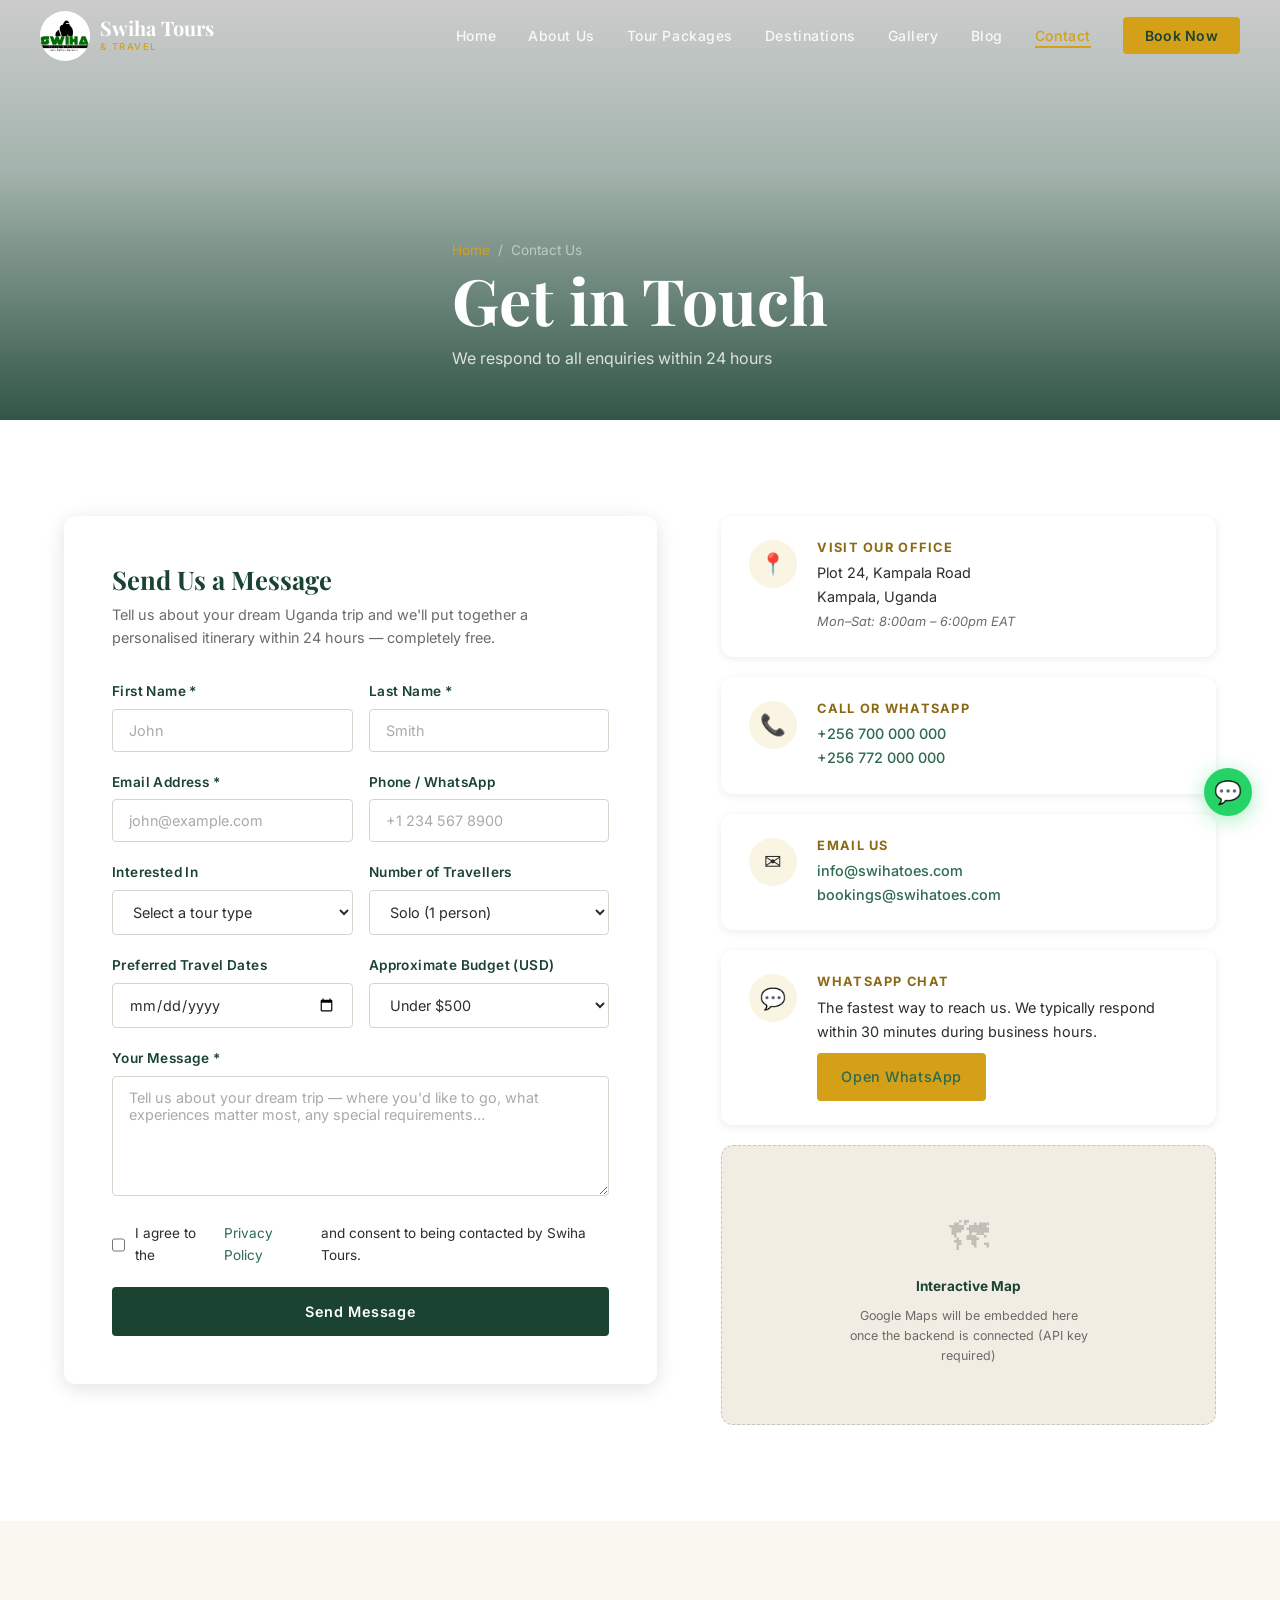
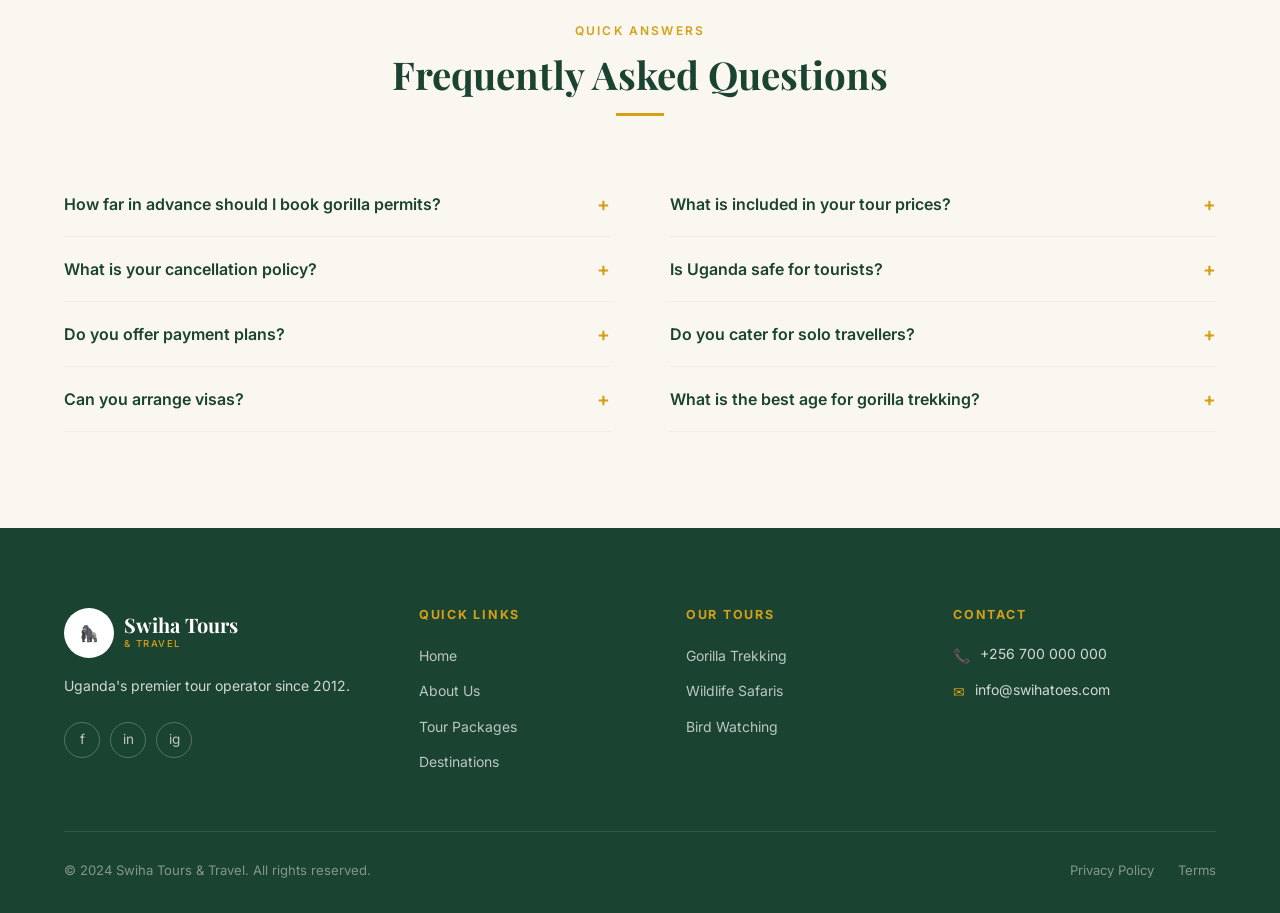
<file: contact.html>
<!DOCTYPE html>
<html lang="en">
<head>
  <meta charset="UTF-8" /><meta name="viewport" content="width=device-width, initial-scale=1.0" />
  <title>Contact Us — Swiha Tours & Travel</title>
  <link rel="stylesheet" href="../static/style.css" />
  <style>
    .contact-layout { display: grid; grid-template-columns: 1.2fr 1fr; gap: 64px; align-items: start; }
    .contact-form-card { background: var(--white); border-radius: var(--radius-lg); padding: 48px; box-shadow: var(--shadow-md); }
    .contact-form-card h3 { font-size: 1.6rem; color: var(--green-dark); margin-bottom: 8px; }
    .contact-form-card > p { color: var(--text-muted); margin-bottom: 32px; font-size: 0.9rem; }
    .form-row { display: grid; grid-template-columns: 1fr 1fr; gap: 16px; }
    .contact-info-cards { display: flex; flex-direction: column; gap: 20px; }
    .info-card { background: var(--white); border-radius: var(--radius-lg); padding: 24px 28px; box-shadow: var(--shadow-sm); display: flex; gap: 20px; align-items: flex-start; }
    .info-icon { width: 48px; height: 48px; border-radius: 50%; background: rgba(212,160,23,0.12); display: flex; align-items: center; justify-content: center; font-size: 1.3rem; flex-shrink: 0; }
    .info-card h4 { font-family: 'Inter', sans-serif; font-size: 0.8rem; font-weight: 700; letter-spacing: 0.1em; text-transform: uppercase; color: var(--gold-dark); margin-bottom: 6px; }
    .info-card p, .info-card a { font-size: 0.9rem; color: var(--charcoal); line-height: 1.65; }
    .info-card a { color: var(--green-mid); font-weight: 500; }

    .map-embed { border-radius: var(--radius-lg); overflow: hidden; height: 280px; background: var(--cream); display: flex; align-items: center; justify-content: center; color: var(--text-muted); font-size: 0.85rem; margin-top: 20px; border: 1px dashed #C8C4BC; flex-direction: column; gap: 8px; }

    .faq-section { background: var(--ivory); }
    .faq-grid { display: grid; grid-template-columns: 1fr 1fr; gap: 0 60px; }

    @media (max-width: 1024px) {
      .contact-layout { grid-template-columns: 1fr; }
      .faq-grid { grid-template-columns: 1fr; }
    }
    @media (max-width: 768px) {
      .form-row { grid-template-columns: 1fr; }
      .contact-form-card { padding: 28px; }
    }
  </style>
</head>
<body>

<nav class="navbar">
  <div class="navbar-inner">
    <a href="../index.html" class="logo"><div class="logo-icon"><img src = "static/images/logo.jpg"></div><div><div class="logo-text">Swiha Tours</div><div class="logo-sub">& Travel</div></div></a>
    <ul class="nav-links">
      <li><a href="../index.html">Home</a></li><li><a href="about.html">About Us</a></li>
      <li><a href="packages.html">Tour Packages</a></li><li><a href="destinations.html">Destinations</a></li>
      <li><a href="gallery.html">Gallery</a></li><li><a href="blog.html">Blog</a></li>
      <li><a href="contact.html" class="active">Contact</a></li><li><a href="booking.html" class="nav-cta">Book Now</a></li>
    </ul>
    <div class="hamburger"><span></span><span></span><span></span></div>
  </div>
</nav>
<div class="mobile-nav"><button class="close-btn">✕</button>
  <a href="../index.html">Home</a><a href="about.html">About Us</a><a href="packages.html">Tour Packages</a>
  <a href="destinations.html">Destinations</a><a href="gallery.html">Gallery</a>
  <a href="blog.html">Blog</a><a href="contact.html">Contact</a><a href="booking.html">Book Now</a>
</div>

<div class="page-hero">
  <div class="page-hero-bg" style="background-image:url('https://images.unsplash.com/photo-1562159948-7e776f7a5e5c?w=1400&q=80');"></div>
  <div class="container">
    <div class="page-hero-content">
      <div class="breadcrumb"><a href="../index.html">Home</a><span>/</span><span>Contact Us</span></div>
      <h1>Get in Touch</h1>
      <p style="color:rgba(255,255,255,0.8);margin-top:8px;">We respond to all enquiries within 24 hours</p>
    </div>
  </div>
</div>

<section class="section">
  <div class="container">
    <div class="contact-layout">
      <!-- Contact Form -->
      <div class="contact-form-card reveal">
        <h3>Send Us a Message</h3>
        <p>Tell us about your dream Uganda trip and we'll put together a personalised itinerary within 24 hours — completely free.</p>
        <form class="ajax-form" id="contactForm">
          <div class="form-row">
            <div class="form-group">
              <label class="form-label">First Name *</label>
              <input type="text" class="form-control" name="first_name" placeholder="John" required />
            </div>
            <div class="form-group">
              <label class="form-label">Last Name *</label>
              <input type="text" class="form-control" name="last_name" placeholder="Smith" required />
            </div>
          </div>
          <div class="form-row">
            <div class="form-group">
              <label class="form-label">Email Address *</label>
              <input type="email" class="form-control" name="email" placeholder="john@example.com" required />
            </div>
            <div class="form-group">
              <label class="form-label">Phone / WhatsApp</label>
              <input type="tel" class="form-control" name="phone" placeholder="+1 234 567 8900" />
            </div>
          </div>
          <div class="form-row">
            <div class="form-group">
              <label class="form-label">Interested In</label>
              <select class="form-control" name="interest">
                <option value="">Select a tour type</option>
                <option>Gorilla Trekking</option>
                <option>Wildlife Safari</option>
                <option>Chimpanzee Tracking</option>
                <option>Bird Watching</option>
                <option>Cultural Tour</option>
                <option>Adventure / Jinja</option>
                <option>Honeymoon Package</option>
                <option>Custom Itinerary</option>
              </select>
            </div>
            <div class="form-group">
              <label class="form-label">Number of Travellers</label>
              <select class="form-control" name="guests">
                <option>Solo (1 person)</option>
                <option>Couple (2 people)</option>
                <option>Small Group (3–5)</option>
                <option>Group (6–10)</option>
                <option>Large Group (10+)</option>
              </select>
            </div>
          </div>
          <div class="form-row">
            <div class="form-group">
              <label class="form-label">Preferred Travel Dates</label>
              <input type="date" class="form-control" name="travel_date" />
            </div>
            <div class="form-group">
              <label class="form-label">Approximate Budget (USD)</label>
              <select class="form-control" name="budget">
                <option>Under $500</option>
                <option>$500 – $1,000</option>
                <option>$1,000 – $2,500</option>
                <option>$2,500 – $5,000</option>
                <option>$5,000+</option>
                <option>Not sure yet</option>
              </select>
            </div>
          </div>
          <div class="form-group">
            <label class="form-label">Your Message *</label>
            <textarea class="form-control" name="message" rows="5" placeholder="Tell us about your dream trip — where you'd like to go, what experiences matter most, any special requirements…" required></textarea>
          </div>
          <div class="form-group">
            <label class="check-item" style="display:flex;gap:10px;font-size:0.85rem;">
              <input type="checkbox" required /> I agree to the <a href="#" style="color:var(--green-mid);">Privacy Policy</a> and consent to being contacted by Swiha Tours.
            </label>
          </div>
          <button type="submit" class="btn btn-green" style="width:100%;justify-content:center;">Send Message</button>
        </form>
      </div>

      <!-- Contact Info -->
      <div>
        <div class="contact-info-cards reveal">
          <div class="info-card">
            <div class="info-icon">📍</div>
            <div>
              <h4>Visit Our Office</h4>
              <p>Plot 24, Kampala Road<br>Kampala, Uganda<br><em style="font-size:0.8rem;color:var(--text-muted);">Mon–Sat: 8:00am – 6:00pm EAT</em></p>
            </div>
          </div>
          <div class="info-card">
            <div class="info-icon">📞</div>
            <div>
              <h4>Call or WhatsApp</h4>
              <p><a href="tel:+256700000000">+256 700 000 000</a><br><a href="tel:+256772000000">+256 772 000 000</a></p>
            </div>
          </div>
          <div class="info-card">
            <div class="info-icon">✉</div>
            <div>
              <h4>Email Us</h4>
              <p><a href="mailto:info@swihatoes.com">info@swihatoes.com</a><br><a href="mailto:bookings@swihatoes.com">bookings@swihatoes.com</a></p>
            </div>
          </div>
          <div class="info-card">
            <div class="info-icon">💬</div>
            <div>
              <h4>WhatsApp Chat</h4>
              <p>The fastest way to reach us. We typically respond within 30 minutes during business hours.</p>
              <a href="https://wa.me/256700000000" class="btn btn-primary btn-sm" style="margin-top:10px;display:inline-flex;">Open WhatsApp</a>
            </div>
          </div>
        </div>

        <div class="map-embed">
          <span style="font-size:2.5rem;opacity:0.35;">🗺</span>
          <strong style="color:var(--green-dark);">Interactive Map</strong>
          <p style="font-size:0.78rem;text-align:center;max-width:240px;">Google Maps will be embedded here once the backend is connected (API key required)</p>
        </div>
      </div>
    </div>
  </div>
</section>

<!-- FAQ Section -->
<section class="section faq-section">
  <div class="container">
    <div class="section-header center">
      <span class="eyebrow">Quick Answers</span>
      <h2>Frequently Asked Questions</h2>
      <div class="title-line"></div>
    </div>
    <div class="faq-grid">
      <div>
        <div class="accordion-item">
          <button class="accordion-header">How far in advance should I book gorilla permits? <span class="accordion-icon">+</span></button>
          <div class="accordion-body">Gorilla permits sell out quickly, especially for peak season (June–September and December–February). We recommend booking at least 3–6 months in advance. We handle all permit bookings on your behalf.</div>
        </div>
        <div class="accordion-item">
          <button class="accordion-header">What is your cancellation policy? <span class="accordion-icon">+</span></button>
          <div class="accordion-body">Cancellations made 60+ days before travel: full refund minus permit costs. 30–59 days: 50% refund. Under 30 days: non-refundable. We strongly recommend travel insurance. Gorilla permits are generally non-refundable as set by UWA.</div>
        </div>
        <div class="accordion-item">
          <button class="accordion-header">Do you offer payment plans? <span class="accordion-icon">+</span></button>
          <div class="accordion-body">Yes! We accept a 30% deposit to confirm your booking, with the balance due 30 days before travel. We accept bank transfer, credit/debit card, and mobile money.</div>
        </div>
        <div class="accordion-item">
          <button class="accordion-header">Can you arrange visas? <span class="accordion-icon">+</span></button>
          <div class="accordion-body">We don't arrange visas directly, but we provide detailed guidance on obtaining your Uganda e-visa online. Most nationalities can get a single-entry tourist visa for $50 USD. We also advise on East Africa tourist visas covering Uganda, Kenya, and Rwanda.</div>
        </div>
      </div>
      <div>
        <div class="accordion-item">
          <button class="accordion-header">What is included in your tour prices? <span class="accordion-icon">+</span></button>
          <div class="accordion-body">All our prices include: airport transfers, accommodation (specified in each package), all game park entrance fees, a professional English-speaking guide, fuel and vehicle costs, and meals as specified. Excluded: flights, visas, travel insurance, tips, and personal items.</div>
        </div>
        <div class="accordion-item">
          <button class="accordion-header">Is Uganda safe for tourists? <span class="accordion-icon">+</span></button>
          <div class="accordion-body">Yes — Uganda is one of East Africa's safest and friendliest countries for tourists. Our guides and vehicles are fully equipped for safety in the field, and our 12 years of operating with zero serious incidents is testament to our commitment to guest safety.</div>
        </div>
        <div class="accordion-item">
          <button class="accordion-header">Do you cater for solo travellers? <span class="accordion-icon">+</span></button>
          <div class="accordion-body">Absolutely! We welcome solo travellers and can match you with small group departures to keep costs down, or arrange a fully private guided tour. We have extensive experience ensuring solo travellers feel safe, welcomed, and never alone.</div>
        </div>
        <div class="accordion-item">
          <button class="accordion-header">What is the best age for gorilla trekking? <span class="accordion-icon">+</span></button>
          <div class="accordion-body">Uganda Wildlife Authority requires gorilla trekkers to be at least 15 years old. There is no upper age limit — we have successfully guided guests well into their 70s and 80s on easier gorilla sectors. We'll always match your group to the most appropriate gorilla family and sector based on fitness levels.</div>
        </div>
      </div>
    </div>
  </div>
</section>

<footer>
  <div class="container">
    <div class="footer-grid">
      <div class="footer-brand"><a href="../index.html" class="logo"><div class="logo-icon">🦍</div><div><div class="logo-text">Swiha Tours</div><div class="logo-sub">& Travel</div></div></a><p>Uganda's premier tour operator since 2012.</p><div class="footer-socials"><div class="social-btn">f</div><div class="social-btn">in</div><div class="social-btn">ig</div></div></div>
      <div class="footer-col"><h4>Quick Links</h4><ul class="footer-links"><li><a href="../index.html">Home</a></li><li><a href="about.html">About Us</a></li><li><a href="packages.html">Tour Packages</a></li><li><a href="destinations.html">Destinations</a></li></ul></div>
      <div class="footer-col"><h4>Our Tours</h4><ul class="footer-links"><li><a href="packages.html">Gorilla Trekking</a></li><li><a href="packages.html">Wildlife Safaris</a></li><li><a href="packages.html">Bird Watching</a></li></ul></div>
      <div class="footer-col"><h4>Contact</h4><div class="footer-contact-item"><span class="icon">📞</span><span>+256 700 000 000</span></div><div class="footer-contact-item"><span class="icon">✉</span><span>info@swihatoes.com</span></div></div>
    </div>
    <div class="footer-bottom"><p>© 2024 Swiha Tours & Travel. All rights reserved.</p><div class="footer-bottom-links"><a href="#">Privacy Policy</a><a href="#">Terms</a></div></div>
  </div>
</footer>
<a href="https://wa.me/256700000000" class="whatsapp-float">💬</a>
<button class="back-to-top">↑</button>
<script src="../static/main.js"></script>
</body>
</html>
</file>
<file: static/style.css>
/* =============================================
   SWIHA TOURS & TRAVEL — Global Stylesheet
   ============================================= */

@import url("https://fonts.googleapis.com/css2?family=Playfair+Display:ital,wght@0,400;0,600;0,700;0,900;1,400;1,600&family=Inter:wght@300;400;500;600;700&display=swap");

/* ── CSS Variables ── */
:root {
  --green-dark: #1b4332;
  --green-mid: #2d6a4f;
  --green-light: #52b788;
  --gold: #d4a017;
  --gold-light: #f0c040;
  --gold-dark: #8b6914;
  --ivory: #faf7f0;
  --cream: #f2ede3;
  --charcoal: #2d2d2d;
  --text-muted: #6b6b6b;
  --white: #ffffff;
  --shadow-sm: 0 2px 8px rgba(0, 0, 0, 0.08);
  --shadow-md: 0 4px 20px rgba(0, 0, 0, 0.12);
  --shadow-lg: 0 8px 40px rgba(0, 0, 0, 0.18);
  --radius: 4px;
  --radius-lg: 12px;
  --transition: all 0.3s ease;
}

/* ── Reset ── */
*,
*::before,
*::after {
  box-sizing: border-box;
  margin: 0;
  padding: 0;
}
html {
  scroll-behavior: smooth;
}
body {
  font-family: "Inter", sans-serif;
  color: var(--charcoal);
  background: var(--white);
  line-height: 1.6;
  font-size: 16px;
}
img {
  max-width: 100%;
  display: block;
}
a {
  text-decoration: none;
  color: inherit;
}
ul {
  list-style: none;
}

/* ── Typography ── */
h1,
h2,
h3,
h4 {
  font-family: "Playfair Display", serif;
  line-height: 1.2;
  font-weight: 700;
}
h1 {
  font-size: clamp(2.4rem, 5vw, 4rem);
}
h2 {
  font-size: clamp(1.8rem, 3vw, 2.8rem);
}
h3 {
  font-size: clamp(1.2rem, 2vw, 1.6rem);
}
h4 {
  font-size: 1.1rem;
}

.eyebrow {
  font-family: "Inter", sans-serif;
  font-size: 0.75rem;
  font-weight: 600;
  letter-spacing: 0.18em;
  text-transform: uppercase;
  color: var(--gold);
}

/* ── Layout ── */
.container {
  max-width: 1200px;
  margin: 0 auto;
  padding: 0 24px;
}
.section {
  padding: 96px 0;
}
.section-sm {
  padding: 64px 0;
}

/* ── NAVBAR ── */
.navbar {
  position: fixed;
  top: 0;
  left: 0;
  right: 0;
  z-index: 1000;
  padding: 0 24px;
  height: 72px;
  display: flex;
  align-items: center;
  transition: var(--transition);
  background: transparent;
}
.navbar.scrolled {
  background: rgba(27, 67, 50, 0.97);
  backdrop-filter: blur(12px);
  box-shadow: var(--shadow-md);
}
.navbar-inner {
  max-width: 1200px;
  margin: 0 auto;
  width: 100%;
  display: flex;
  align-items: center;
  justify-content: space-between;
}
.logo {
  display: flex;
  align-items: center;
  gap: 10px;
  color: var(--white);
  font-family: "Playfair Display", serif;
}
.logo-icon {
  width: 50px;
  height: 50px;
  border-radius: 50%;
  overflow: hidden;

  display: flex;
  align-items: center;
  justify-content: center;

  background-color: white;
}
.logo-text {
  font-size: 1.25rem;
  font-weight: 700;
  line-height: 1.1;
}
.logo-sub {
  font-size: 0.6rem;
  letter-spacing: 0.15em;
  text-transform: uppercase;
  color: var(--gold);
  font-family: "Inter", sans-serif;
  font-weight: 500;
}

.nav-links {
  display: flex;
  align-items: center;
  gap: 32px;
}
.nav-links a {
  color: rgba(255, 255, 255, 0.88);
  font-size: 0.875rem;
  font-weight: 500;
  letter-spacing: 0.04em;
  transition: var(--transition);
  position: relative;
}
.nav-links a::after {
  content: "";
  position: absolute;
  bottom: -4px;
  left: 0;
  width: 0;
  height: 2px;
  background: var(--gold);
  transition: var(--transition);
}
.nav-links a:hover {
  color: var(--gold);
}
.nav-links a:hover::after,
.nav-links a.active::after {
  width: 100%;
}
.nav-links a.active {
  color: var(--gold);
}
.nav-cta {
  background: var(--gold) !important;
  color: var(--green-dark) !important;
  padding: 10px 22px !important;
  border-radius: var(--radius) !important;
  font-weight: 600 !important;
  letter-spacing: 0.02em !important;
}
.nav-cta::after {
  display: none !important;
}
.nav-cta:hover {
  background: var(--gold-light) !important;
  transform: translateY(-1px);
}

.hamburger {
  display: none;
  flex-direction: column;
  gap: 5px;
  cursor: pointer;
  padding: 4px;
}
.hamburger span {
  width: 24px;
  height: 2px;
  background: var(--white);
  transition: var(--transition);
  border-radius: 2px;
}

/* ── BUTTONS ── */
.btn {
  display: inline-flex;
  align-items: center;
  gap: 8px;
  padding: 14px 32px;
  border-radius: var(--radius);
  font-family: "Inter", sans-serif;
  font-size: 0.9rem;
  font-weight: 600;
  letter-spacing: 0.04em;
  cursor: pointer;
  border: 2px solid transparent;
  transition: var(--transition);
}
.btn-primary {
  background: var(--gold);
  color: var(--green-dark);
}
.btn-primary:hover {
  background: var(--gold-light);
  transform: translateY(-2px);
  box-shadow: 0 6px 20px rgba(212, 160, 23, 0.4);
}
.btn-outline {
  background: transparent;
  border-color: var(--white);
  color: var(--white);
}
.btn-outline:hover {
  background: var(--white);
  color: var(--green-dark);
  transform: translateY(-2px);
}
.btn-green {
  background: var(--green-dark);
  color: var(--white);
}
.btn-green:hover {
  background: var(--green-mid);
  transform: translateY(-2px);
  box-shadow: 0 6px 20px rgba(27, 67, 50, 0.35);
}
.btn-sm {
  padding: 10px 22px;
  font-size: 0.82rem;
}

/* ── HERO (shared base) ── */
.hero {
  min-height: 100vh;
  position: relative;
  display: flex;
  align-items: center;
  overflow: hidden;
}
.hero-bg {
  position: absolute;
  inset: 0;
  background-size: cover;
  background-position: center;
  background-repeat: no-repeat;
}
.hero-bg::after {
  content: "";
  position: absolute;
  inset: 0;
  background: linear-gradient(
    135deg,
    rgba(27, 67, 50, 0.82) 0%,
    rgba(27, 67, 50, 0.45) 60%,
    rgba(0, 0, 0, 0.2) 100%
  );
}
.hero-content {
  position: relative;
  z-index: 2;
}

/* ── PAGE HERO (inner pages) ── */
.page-hero {
  height: 420px;
  position: relative;
  display: flex;
  align-items: flex-end;
  overflow: hidden;
}
.page-hero-bg {
  position: absolute;
  inset: 0;
  background-size: cover;
  background-position: center;
}
.page-hero-bg::after {
  content: "";
  position: absolute;
  inset: 0;
  background: linear-gradient(
    to top,
    rgba(27, 67, 50, 0.9) 0%,
    rgba(27, 67, 50, 0.4) 60%,
    rgba(0, 0, 0, 0.2) 100%
  );
}
.page-hero-content {
  position: relative;
  z-index: 2;
  padding: 48px 0;
  color: var(--white);
}
.page-hero-content h1 {
  color: var(--white);
  margin-bottom: 8px;
}
.breadcrumb {
  display: flex;
  gap: 8px;
  align-items: center;
  font-size: 0.85rem;
  color: rgba(255, 255, 255, 0.7);
  margin-top: 12px;
}
.breadcrumb a {
  color: var(--gold);
}
.breadcrumb span {
  color: rgba(255, 255, 255, 0.5);
}

/* ── SECTION HEADERS ── */
.section-header {
  margin-bottom: 56px;
}
.section-header.center {
  text-align: center;
}
.section-header h2 {
  color: var(--green-dark);
  margin-top: 8px;
  margin-bottom: 16px;
}
.section-header p {
  color: var(--text-muted);
  max-width: 560px;
  font-size: 1.05rem;
  line-height: 1.7;
}
.section-header.center p {
  margin: 0 auto;
}
.title-line {
  width: 48px;
  height: 3px;
  background: var(--gold);
  margin-top: 16px;
}
.section-header.center .title-line {
  margin: 16px auto 0;
}

/* ── CARDS ── */
.card {
  background: var(--white);
  border-radius: var(--radius-lg);
  overflow: hidden;
  box-shadow: var(--shadow-sm);
  transition: var(--transition);
}
.card:hover {
  transform: translateY(-6px);
  box-shadow: var(--shadow-lg);
}
.card-img {
  position: relative;
  overflow: hidden;
}
.card-img img {
  width: 100%;
  aspect-ratio: 4/3;
  object-fit: cover;
  transition: transform 0.5s ease;
}
.card:hover .card-img img {
  transform: scale(1.06);
}
.card-body {
  padding: 24px;
}
.card-tag {
  display: inline-block;
  font-size: 0.72rem;
  font-weight: 600;
  letter-spacing: 0.12em;
  text-transform: uppercase;
  color: var(--gold-dark);
  background: rgba(212, 160, 23, 0.12);
  padding: 4px 10px;
  border-radius: 2px;
  margin-bottom: 12px;
}
.card-title {
  font-family: "Playfair Display", serif;
  font-size: 1.2rem;
  color: var(--green-dark);
  margin-bottom: 8px;
}
.card-text {
  color: var(--text-muted);
  font-size: 0.9rem;
  line-height: 1.65;
  margin-bottom: 16px;
}
.card-meta {
  display: flex;
  gap: 16px;
  font-size: 0.82rem;
  color: var(--text-muted);
  margin-bottom: 20px;
}
.card-meta span {
  display: flex;
  align-items: center;
  gap: 4px;
}
.card-price {
  display: flex;
  align-items: baseline;
  gap: 6px;
}
.card-price .from {
  font-size: 0.78rem;
  color: var(--text-muted);
}
.card-price .amount {
  font-size: 1.5rem;
  font-weight: 700;
  color: var(--green-dark);
  font-family: "Playfair Display", serif;
}
.card-price .per {
  font-size: 0.78rem;
  color: var(--text-muted);
}
.card-footer {
  display: flex;
  justify-content: space-between;
  align-items: center;
  padding: 16px 24px;
  border-top: 1px solid var(--cream);
}

/* ── GRID SYSTEMS ── */
.grid-3 {
  display: grid;
  grid-template-columns: repeat(3, 1fr);
  gap: 28px;
}
.grid-4 {
  display: grid;
  grid-template-columns: repeat(4, 1fr);
  gap: 24px;
}
.grid-2 {
  display: grid;
  grid-template-columns: repeat(2, 1fr);
  gap: 32px;
}

/* ── FORMS ── */
.form-group {
  margin-bottom: 20px;
}
.form-label {
  display: block;
  font-size: 0.85rem;
  font-weight: 600;
  color: var(--green-dark);
  margin-bottom: 6px;
  letter-spacing: 0.03em;
}
.form-control {
  width: 100%;
  padding: 12px 16px;
  border: 1.5px solid #d8d4cc;
  border-radius: var(--radius);
  font-family: "Inter", sans-serif;
  font-size: 0.9rem;
  color: var(--charcoal);
  background: var(--white);
  transition: var(--transition);
  outline: none;
}
.form-control:focus {
  border-color: var(--green-mid);
  box-shadow: 0 0 0 3px rgba(45, 106, 79, 0.12);
}
.form-control::placeholder {
  color: #aaaaaa;
}
select.form-control {
  cursor: pointer;
}
textarea.form-control {
  resize: vertical;
  min-height: 120px;
}

/* ── FOOTER ── */
footer {
  background: var(--green-dark);
  color: rgba(255, 255, 255, 0.8);
  padding: 80px 0 32px;
}
.footer-grid {
  display: grid;
  grid-template-columns: 1.4fr 1fr 1fr 1.2fr;
  gap: 48px;
  margin-bottom: 56px;
}
.footer-brand .logo {
  margin-bottom: 16px;
}
.footer-brand p {
  font-size: 0.875rem;
  line-height: 1.7;
  margin-bottom: 24px;
}
.footer-socials {
  display: flex;
  gap: 10px;
}
.social-btn {
  width: 36px;
  height: 36px;
  border-radius: 50%;
  border: 1.5px solid rgba(255, 255, 255, 0.25);
  display: flex;
  align-items: center;
  justify-content: center;
  font-size: 0.85rem;
  color: rgba(255, 255, 255, 0.7);
  transition: var(--transition);
  cursor: pointer;
}
.social-btn:hover {
  border-color: var(--gold);
  color: var(--gold);
}
.footer-col h4 {
  font-family: "Inter", sans-serif;
  font-size: 0.78rem;
  font-weight: 700;
  letter-spacing: 0.14em;
  text-transform: uppercase;
  color: var(--gold);
  margin-bottom: 20px;
}
.footer-links {
  display: flex;
  flex-direction: column;
  gap: 10px;
}
.footer-links a {
  font-size: 0.875rem;
  color: rgba(255, 255, 255, 0.7);
  transition: var(--transition);
}
.footer-links a:hover {
  color: var(--gold);
  padding-left: 4px;
}
.footer-contact-item {
  display: flex;
  gap: 10px;
  margin-bottom: 12px;
  font-size: 0.875rem;
}
.footer-contact-item .icon {
  color: var(--gold);
  margin-top: 2px;
  flex-shrink: 0;
}
.footer-bottom {
  border-top: 1px solid rgba(255, 255, 255, 0.1);
  padding-top: 28px;
  display: flex;
  justify-content: space-between;
  align-items: center;
  flex-wrap: wrap;
  gap: 12px;
}
.footer-bottom p {
  font-size: 0.82rem;
  color: rgba(255, 255, 255, 0.45);
}
.footer-bottom-links {
  display: flex;
  gap: 24px;
}
.footer-bottom-links a {
  font-size: 0.82rem;
  color: rgba(255, 255, 255, 0.45);
  transition: var(--transition);
}
.footer-bottom-links a:hover {
  color: var(--gold);
}

/* ── NEWSLETTER STRIP ── */
.newsletter-strip {
  background: var(--green-mid);
  padding: 56px 0;
}
.newsletter-inner {
  display: flex;
  align-items: center;
  justify-content: space-between;
  gap: 40px;
  flex-wrap: wrap;
}
.newsletter-inner h3 {
  color: var(--white);
  font-size: 1.5rem;
  margin-bottom: 4px;
}
.newsletter-inner p {
  color: rgba(255, 255, 255, 0.7);
  font-size: 0.9rem;
}
.newsletter-form {
  display: flex;
  gap: 0;
  flex: 0 0 420px;
}
.newsletter-form input {
  flex: 1;
  padding: 14px 18px;
  border: none;
  border-radius: var(--radius) 0 0 var(--radius);
  font-family: "Inter", sans-serif;
  font-size: 0.9rem;
  outline: none;
}
.newsletter-form button {
  padding: 14px 24px;
  background: var(--gold);
  color: var(--green-dark);
  border: none;
  border-radius: 0 var(--radius) var(--radius) 0;
  font-family: "Inter", sans-serif;
  font-weight: 600;
  font-size: 0.85rem;
  cursor: pointer;
  transition: var(--transition);
  white-space: nowrap;
}
.newsletter-form button:hover {
  background: var(--gold-light);
}

/* ── STAT BLOCKS ── */
.stats-bar {
  background: var(--green-dark);
  padding: 48px 0;
}
.stats-grid {
  display: grid;
  grid-template-columns: repeat(4, 1fr);
  gap: 0;
}
.stat-item {
  text-align: center;
  padding: 0 32px;
  border-right: 1px solid rgba(255, 255, 255, 0.12);
}
.stat-item:last-child {
  border-right: none;
}
.stat-num {
  font-family: "Playfair Display", serif;
  font-size: 2.8rem;
  font-weight: 700;
  color: var(--gold);
  line-height: 1;
  margin-bottom: 6px;
}
.stat-label {
  font-size: 0.8rem;
  color: rgba(255, 255, 255, 0.65);
  text-transform: uppercase;
  letter-spacing: 0.1em;
}

/* ── TESTIMONIAL ── */
.testimonial-card {
  background: var(--ivory);
  border-radius: var(--radius-lg);
  padding: 36px;
  position: relative;
}
.testimonial-card::before {
  content: '"';
  font-family: "Playfair Display", serif;
  font-size: 6rem;
  color: var(--gold);
  opacity: 0.2;
  position: absolute;
  top: -10px;
  left: 24px;
  line-height: 1;
}
.testimonial-text {
  font-size: 1rem;
  line-height: 1.75;
  color: var(--charcoal);
  margin-bottom: 24px;
  font-style: italic;
}
.testimonial-author {
  display: flex;
  align-items: center;
  gap: 12px;
}
.testimonial-avatar {
  width: 44px;
  height: 44px;
  border-radius: 50%;
  background: var(--cream);
  border: 2px solid var(--gold);
  overflow: hidden;
  flex-shrink: 0;
}
.testimonial-name {
  font-weight: 600;
  font-size: 0.9rem;
  color: var(--green-dark);
}
.testimonial-origin {
  font-size: 0.78rem;
  color: var(--text-muted);
}
.stars {
  color: var(--gold);
  font-size: 0.85rem;
  margin-bottom: 16px;
  letter-spacing: 2px;
}

/* ── BADGE / TAG ── */
.badge {
  position: absolute;
  top: 16px;
  left: 16px;
  background: var(--gold);
  color: var(--green-dark);
  font-size: 0.7rem;
  font-weight: 700;
  letter-spacing: 0.08em;
  text-transform: uppercase;
  padding: 5px 12px;
  border-radius: 2px;
}
.badge-green {
  background: var(--green-mid);
  color: var(--white);
}

/* ── ALERT / NOTICE ── */
.alert {
  padding: 14px 18px;
  border-radius: var(--radius);
  font-size: 0.875rem;
  display: flex;
  align-items: center;
  gap: 10px;
  margin-bottom: 16px;
}
.alert-success {
  background: rgba(82, 183, 136, 0.12);
  color: var(--green-mid);
  border-left: 3px solid var(--green-mid);
}
.alert-warning {
  background: rgba(212, 160, 23, 0.12);
  color: var(--gold-dark);
  border-left: 3px solid var(--gold);
}

/* ── TABS ── */
.tabs {
  display: flex;
  gap: 0;
  border-bottom: 2px solid var(--cream);
  margin-bottom: 32px;
}
.tab-btn {
  padding: 12px 24px;
  font-size: 0.875rem;
  font-weight: 600;
  color: var(--text-muted);
  background: none;
  border: none;
  cursor: pointer;
  border-bottom: 2px solid transparent;
  margin-bottom: -2px;
  transition: var(--transition);
  font-family: "Inter", sans-serif;
}
.tab-btn.active {
  color: var(--green-dark);
  border-bottom-color: var(--green-dark);
}
.tab-btn:hover:not(.active) {
  color: var(--charcoal);
}
.tab-panel {
  display: none;
}
.tab-panel.active {
  display: block;
}

/* ── BACK TO TOP ── */
.back-to-top {
  position: fixed;
  bottom: 28px;
  right: 28px;
  width: 44px;
  height: 44px;
  background: var(--green-dark);
  color: var(--white);
  border: none;
  border-radius: 50%;
  cursor: pointer;
  display: flex;
  align-items: center;
  justify-content: center;
  font-size: 1rem;
  box-shadow: var(--shadow-md);
  transition: var(--transition);
  opacity: 0;
  pointer-events: none;
  z-index: 999;
}
.back-to-top.show {
  opacity: 1;
  pointer-events: auto;
}
.back-to-top:hover {
  background: var(--green-mid);
  transform: translateY(-3px);
}

/* ── SEARCH BAR ── */
.search-bar {
  background: var(--white);
  border-radius: var(--radius-lg);
  box-shadow: var(--shadow-lg);
  padding: 28px 32px;
  display: grid;
  grid-template-columns: repeat(4, 1fr) auto;
  gap: 16px;
  align-items: end;
}
.search-bar .form-group {
  margin-bottom: 0;
}

/* ── WHATSAPP FLOAT ── */
.whatsapp-float {
  position: fixed;
  bottom: 84px;
  right: 28px;
  width: 48px;
  height: 48px;
  background: #25d366;
  border-radius: 50%;
  display: flex;
  align-items: center;
  justify-content: center;
  font-size: 1.4rem;
  color: var(--white);
  box-shadow: 0 4px 20px rgba(37, 211, 102, 0.4);
  z-index: 999;
  transition: var(--transition);
  cursor: pointer;
}
.whatsapp-float:hover {
  transform: scale(1.1);
  box-shadow: 0 6px 28px rgba(37, 211, 102, 0.55);
}

/* ── MOBILE MENU ── */
.mobile-nav {
  display: none;
  position: fixed;
  inset: 0;
  background: var(--green-dark);
  z-index: 999;
  flex-direction: column;
  align-items: center;
  justify-content: center;
  gap: 32px;
}
.mobile-nav.open {
  display: flex;
}
.mobile-nav a {
  color: var(--white);
  font-size: 1.4rem;
  font-family: "Playfair Display", serif;
  transition: var(--transition);
}
.mobile-nav a:hover {
  color: var(--gold);
}
.mobile-nav .close-btn {
  position: absolute;
  top: 24px;
  right: 24px;
  font-size: 1.5rem;
  color: var(--white);
  cursor: pointer;
  background: none;
  border: none;
}

/* ── DESTINATION CARD ── */
.dest-card {
  position: relative;
  border-radius: var(--radius-lg);
  overflow: hidden;
  cursor: pointer;
}
.dest-card img {
  width: 100%;
  aspect-ratio: 3/4;
  object-fit: cover;
  transition: transform 0.5s ease;
}
.dest-card:hover img {
  transform: scale(1.07);
}
.dest-overlay {
  position: absolute;
  inset: 0;
  background: linear-gradient(
    to top,
    rgba(27, 67, 50, 0.92) 0%,
    rgba(0, 0, 0, 0.1) 50%
  );
  display: flex;
  flex-direction: column;
  justify-content: flex-end;
  padding: 24px;
  transition: var(--transition);
}
.dest-name {
  font-family: "Playfair Display", serif;
  font-size: 1.3rem;
  color: var(--white);
  font-weight: 700;
}
.dest-tours {
  font-size: 0.8rem;
  color: rgba(255, 255, 255, 0.7);
  margin-top: 4px;
}
.dest-arrow {
  display: inline-flex;
  align-items: center;
  gap: 6px;
  color: var(--gold);
  font-size: 0.82rem;
  font-weight: 600;
  margin-top: 12px;
  opacity: 0;
  transform: translateY(8px);
  transition: var(--transition);
}
.dest-card:hover .dest-arrow {
  opacity: 1;
  transform: translateY(0);
}

/* ── ACCORDION ── */
.accordion-item {
  border-bottom: 1px solid var(--cream);
}
.accordion-header {
  width: 100%;
  display: flex;
  justify-content: space-between;
  align-items: center;
  padding: 20px 0;
  background: none;
  border: none;
  cursor: pointer;
  font-family: "Inter", sans-serif;
  font-size: 1rem;
  font-weight: 600;
  color: var(--green-dark);
  text-align: left;
}
.accordion-icon {
  font-size: 1.2rem;
  color: var(--gold);
  transition: var(--transition);
  flex-shrink: 0;
}
.accordion-item.open .accordion-icon {
  transform: rotate(45deg);
}
.accordion-body {
  display: none;
  padding-bottom: 20px;
  color: var(--text-muted);
  font-size: 0.9rem;
  line-height: 1.7;
}
.accordion-item.open .accordion-body {
  display: block;
}

/* ── FLOATING LABEL IMAGE BLOCKS ── */
.img-float-block {
  position: relative;
}
.img-float-block .main-img {
  border-radius: var(--radius-lg);
  width: 100%;
}
.experience-badge {
  position: absolute;
  bottom: -24px;
  right: -24px;
  background: var(--gold);
  border-radius: var(--radius-lg);
  padding: 24px 28px;
  text-align: center;
  box-shadow: var(--shadow-md);
}
.experience-badge .num {
  font-family: "Playfair Display", serif;
  font-size: 2.5rem;
  font-weight: 700;
  color: var(--green-dark);
  line-height: 1;
}
.experience-badge .lbl {
  font-size: 0.75rem;
  font-weight: 600;
  text-transform: uppercase;
  letter-spacing: 0.1em;
  color: var(--green-dark);
}

/* ── MEDIA QUERIES ── */
@media (max-width: 1024px) {
  .grid-4 {
    grid-template-columns: repeat(2, 1fr);
  }
  .footer-grid {
    grid-template-columns: 1fr 1fr;
  }
  .stats-grid {
    grid-template-columns: repeat(2, 1fr);
    gap: 28px;
  }
  .stat-item {
    border-right: none;
    border-bottom: 1px solid rgba(255, 255, 255, 0.12);
    padding-bottom: 28px;
  }
  .stat-item:last-child,
  .stat-item:nth-child(even) {
    border-right: none;
  }
  .search-bar {
    grid-template-columns: 1fr 1fr;
  }
}
@media (max-width: 768px) {
  .grid-3,
  .grid-2 {
    grid-template-columns: 1fr;
  }
  .nav-links {
    display: none;
  }
  .hamburger {
    display: flex;
  }
  .newsletter-inner {
    flex-direction: column;
    align-items: flex-start;
  }
  .newsletter-form {
    flex: 1;
    width: 100%;
  }
  .footer-grid {
    grid-template-columns: 1fr;
    gap: 32px;
  }
  .footer-bottom {
    flex-direction: column;
    text-align: center;
  }
  .search-bar {
    grid-template-columns: 1fr;
  }
  .section {
    padding: 64px 0;
  }
  .page-hero {
    height: 320px;
  }
}
</file>
